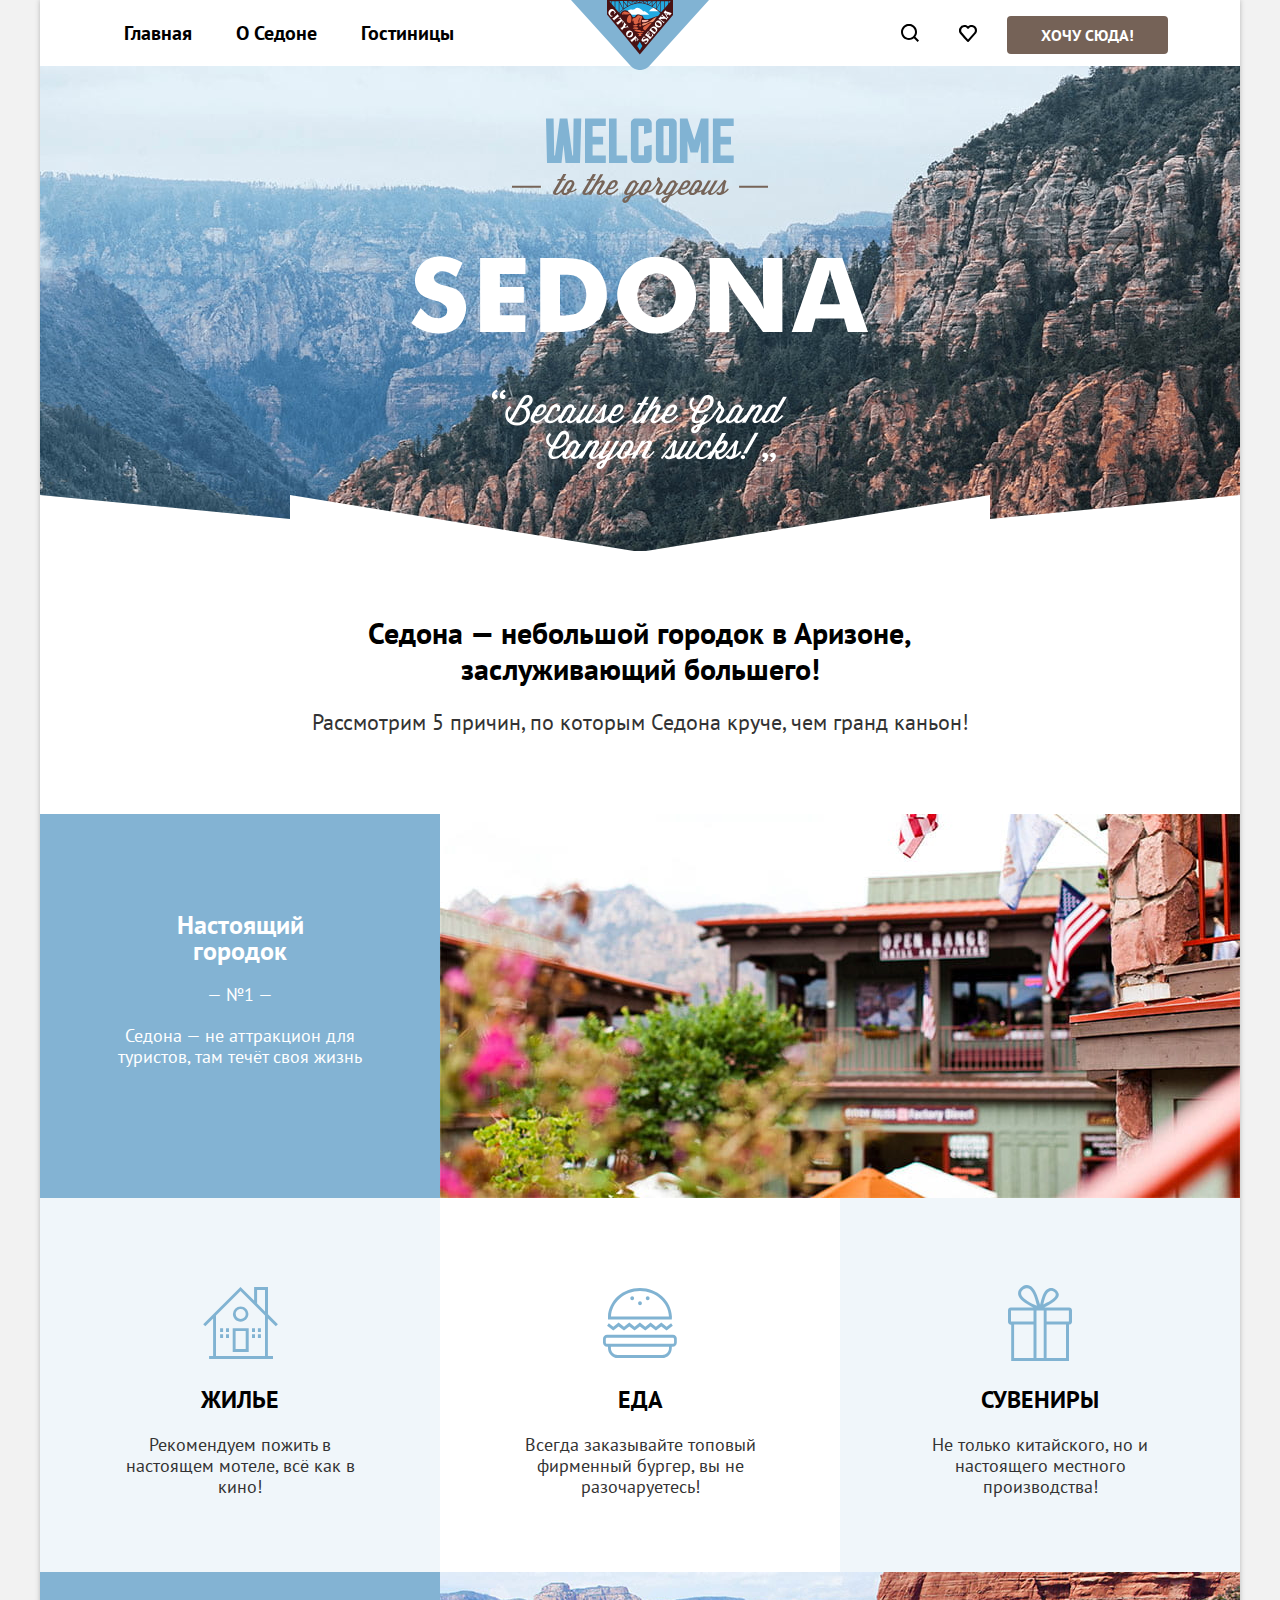
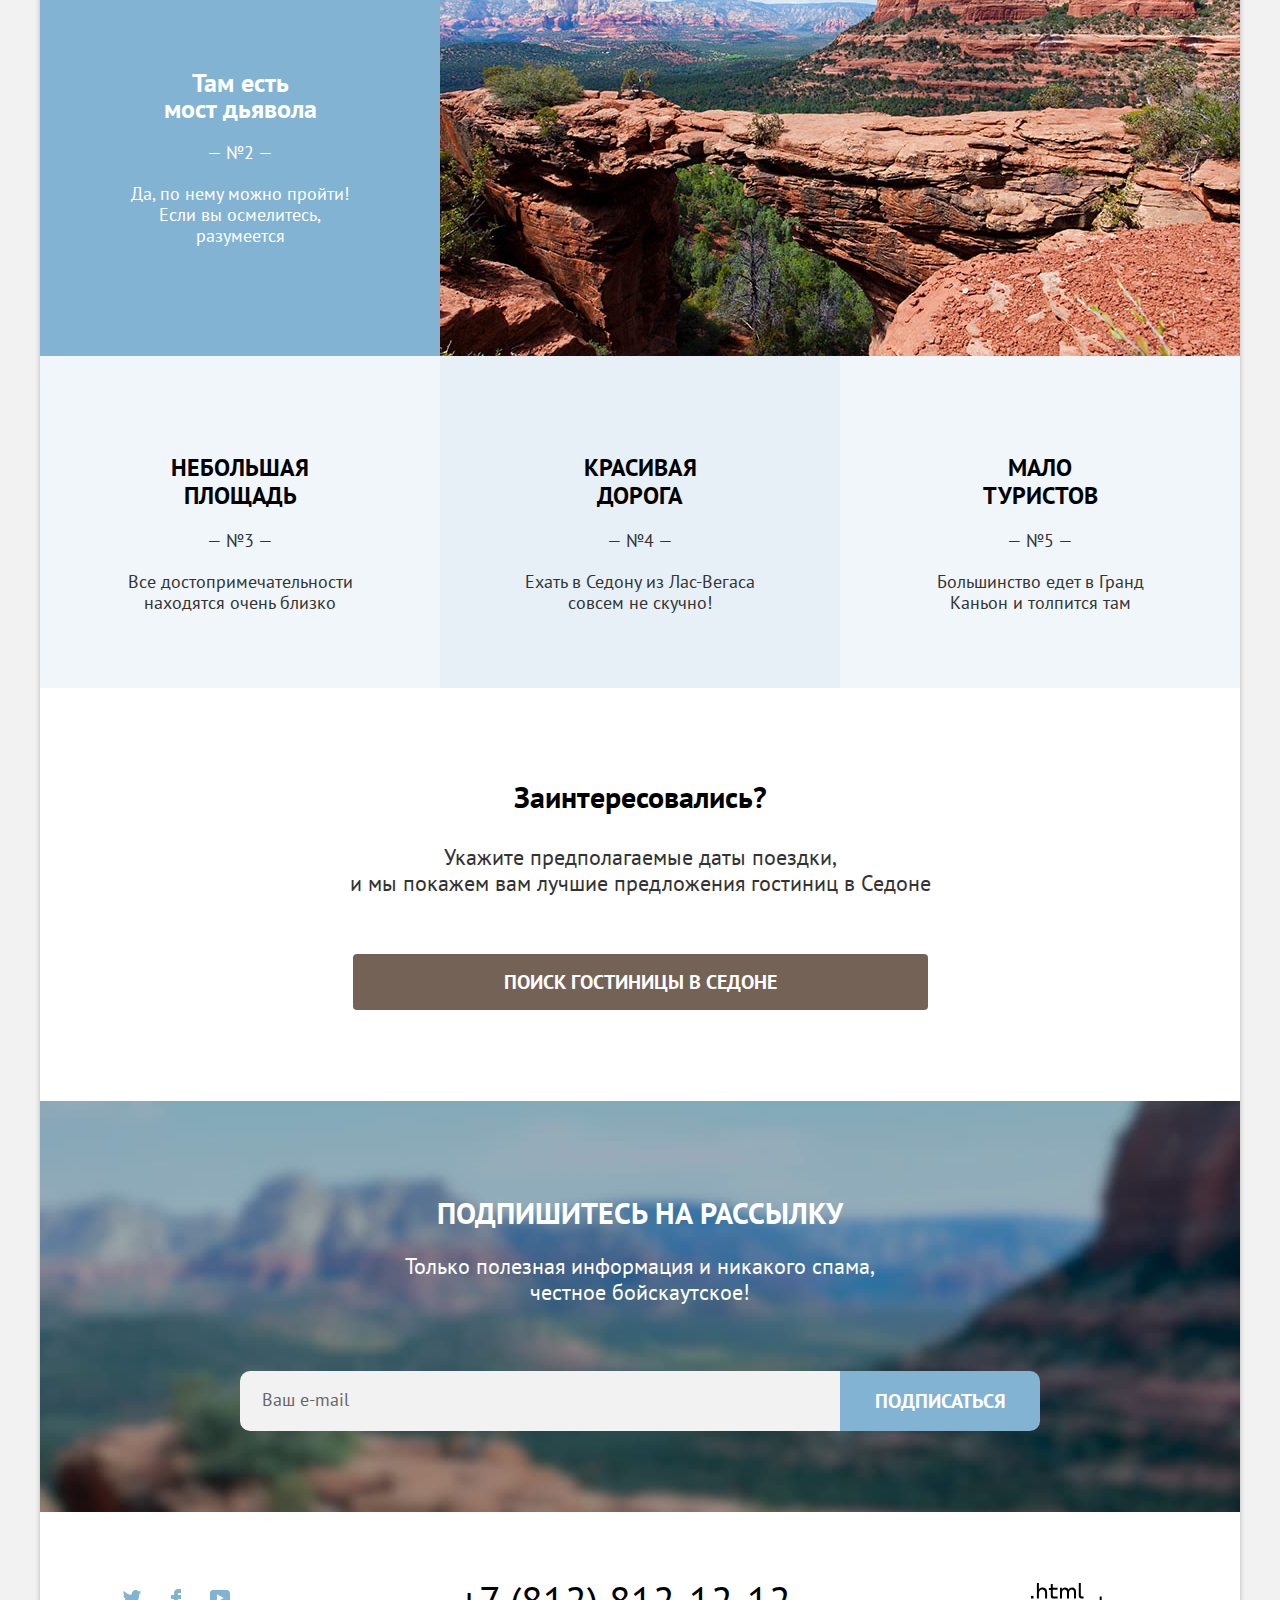
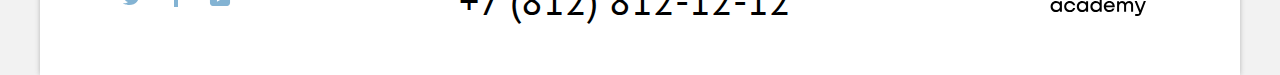
<file: index.html>
<!DOCTYPE html>
<html lang="ru">
  <head>
    <meta charset="utf-8">
      <title>Седона</title>
      <link rel="stylesheet" href="styles/styles.css">
  </head>

  <body>
    <div class="container">
     <header class="page-header">
       <a class="navigation-logo" href="#">
         <img class="logo" src="img/logo-sedona.svg"  width="138" height="70" alt="Логотип «Седона»">
       </a>
       <nav class="navigation">
         <ul class="navigation-list">
            <li class="navigation-item">
              <a class="navigation-link" href="#">Главная</a>
            </li>
            <li class="navigation-item">
              <a class="navigation-link" href="#">О Седоне</a>
            </li>
            <li class="navigation-item">
              <a class="navigation-link" href="catalog.html">Гостиницы</a>
            </li>
         </ul>

         <ul class="user-navigation">
            <li class="user-nav">
              <a class="user-link" href="#">
                <svg  class="user-icon" aria-hidden="true" focusable="false" width="18" height="18" viewBox="0 0 18 18" fill="none" xmlns="http://www.w3.org/2000/svg">
                <g clip-path="url(#clip0_27808_130)">
                <path d="M18 16.5L14.3 12.8C15.3 11.5 16 9.8 16 7.9C16 3.5 12.4 -0.1 8 -0.1C3.6 -0.1 0 3.6 0 8C0 12.4 3.6 16 8 16C9.8 16 11.5 15.4 12.9 14.3L16.6 18L18 16.5ZM8 14C4.7 14 2 11.3 2 8C2 4.7 4.7 2 8 2C11.3 2 14 4.7 14 8C14 11.3 11.3 14 8 14Z"/>
                </g>
                <defs>
                <clipPath id="clip0_27808_130">
                <rect width="18" height="18" fill="white"/>
                </clipPath>
                </defs>
                </svg>
                <span class="visually-hidden">Поиск</span>
              </a>
            </li>
            <li class="user-nav">
              <a class="user-link" href="#">
                <svg  class="user-icon" aria-hidden="true" focusable="false" width="18" height="17" fill="none" xmlns="http://www.w3.org/2000/svg"><path d="M8.9 17a.9.9 0 0 1-.8-.4c-5.4-6.1-6.7-7.5-7-7.9A5.4 5.4 0 0 1 5.5 0C6.8 0 8 .5 9 1.3a5.46 5.46 0 0 1 9 4.1c0 1.3-.5 2.5-1.3 3.4l-7 7.9c-.2.2-.4.3-.8.3Zm-6-9.5c.3.4 3.5 4 6.1 6.9l6.2-7c.5-.5.7-1.2.7-2 0-1.8-1.5-3.3-3.3-3.3-1 0-2 .5-2.7 1.3-.3.3-.6.4-.9.4-.3 0-.6-.2-.8-.4-.7-.8-1.7-1.3-2.7-1.3-1.8 0-3.3 1.5-3.3 3.3-.1.9.3 1.6.7 2.1-.1 0-.1 0 0 0Z"/></svg>
                <span class="visually-hidden">Избранное</span>
              </a>
            </li>
            <li class="user-nav">
              <a class="want-button button" href="catalog.html">Хочу сюда!</a>
            </li>
          </ul>
      </nav>
    </header>

   <main class="main-container main-index">
     <div class="page-container">
     <section class="slogan">
       <h1 class="visually-hidden">Седона</h1>
       <img class="slogan-sedona" src="img/welcome.svg" width="458" height="352" alt="Welcome to the gorgeous. Sedona">
      </section>

      <section class="reasons">
        <h2 class="reasons-h2">Седона — небольшой городок в Аризоне,<br> заслуживающий большего!</h2>
        <p class="reasons-p">Рассмотрим 5 причин, по которым Седона круче, чем гранд каньон!</p>
        <ul class="reasons-list">
            <li class="reasons-item-1">
                <div class="reasons-text">
                  <h3 class="reasons-title-1">Настоящий <br> городок</h3>
                  <p class="reasons-number">— №1 —</p>
                  <p class="reasons-description">Седона — не аттракцион для туристов, там течёт своя жизнь</p>
                </div>
                <img class="photo" src="img/photo-1.jpg" width="800" height="384" alt="">
            <ul class="reasons-list-1">
              <li class="reasons-item-1-1">
                <div class="house-pic reasons-pic"> </div>
                <h4 class="title-pic reasons-title">Жилье</h4>
                <p class="reasons-description">Рекомендуем пожить в настоящем мотеле, всё как в кино!</p>
              </li>
              <li class="reasons-item-1-2">
                <div class="food-pic reasons-pic"> </div>
                <h4 class="title-pic reasons-title">Еда</h4>
                <p class="reasons-description">Всегда заказывайте топовый фирменный бургер, вы не разочаруетесь!</p>
              <li class="reasons-item-1-3">
                <div class="present-pic reasons-pic"> </div>
                <h4 class="title-pic reasons-title">Сувениры</h4>
                <p class="reasons-description">Не только китайского, но и настоящего местного производства!</p>
              </li>
            </ul>
           </li>
          <li class="reasons-item-2">
              <div class="reasons-text">
                 <h3 class="reasons-title-2">Там есть<br> мост дьявола</h3>
                 <p class="reasons-number">— №2 —</p>
                 <p class="reasons-description">Да, по нему можно пройти! Если вы осмелитесь, разумеется</p>
              </div>
              <img class="photo" src="img/photo-2.jpg" width="800" height="384" alt="">
          </li>
          <li class="reasons-item-3">
            <h3 class="reasons-title">Небольшая<br> площадь</h3>
            <p class="reasons-number">— №3 —</p>
            <p class="reasons-description">Все достопримечательности находятся очень близко</p>
          </li>
          <li class="reasons-item-4">
            <h3 class="reasons-title">Красивая<br> дорога</h3>
            <p class="reasons-number">— №4 —</p>
            <p class="reasons-description">Ехать в Седону из Лас-Вегаса совсем не скучно!</p>
          </li>
          <li class="reasons-item-5">
              <h3 class="reasons-title">Мало<br> туристов</h3>
              <p class="reasons-number">— №5 —</p>
              <p class="reasons-description">Большинство едет в Гранд Каньон и толпится там</p>
            </li>
        </ul>
      </section>

      <section class="hotel-search">
        <h2>Заинтересовались?</h2>
        <p class="hotel-search-description">Укажите предполагаемые даты поездки, <br> и мы покажем вам лучшие предложения гостиниц в Седоне</p>
        <a class="button-search button" href="catalog.html">Поиск гостиницы в Седоне</a>
      </section>

      <section class="newsletter">
            <h2 class="newsletter-title">Подпишитесь на рассылку</h2>
            <p>Только полезная информация и никакого спама,<br>честное бойскаутское!</p>
              <form class="newsletter-form" action="https://echo.htmlacademy.ru/" method="post">
                <label class="visually-hidden" for="newsletter-email">Ваш e-mail</label>
                <div class="newsletter-form-item">
                  <input class="e-mail" type="text" placeholder="Ваш e-mail" id="newsletter-email" name="email">
                  <button class="subscribe-button button" type="submit">Подписаться</button>
                </div>
              </form>
      </section>
    </div>
    </main>

     <footer class="page-footer">
       <section class="footer-social">
         <h2 class="visually-hidden">Социальные сети</h2>
         <ul class="footer-social-list">
           <li class="footer-social-item">
             <a class="social-link" href="https://twitter.com/htmlacademy_ru">
               <span class="visually-hidden">Твиттер</span>
               <svg class="social-icon" width="18" height="15" fill="none" xmlns="http://www.w3.org/2000/svg"><g clip-path="url(#a)"><path d="M11.6.2c1.8-.5 3.2.3 3.8 1.2.7-.2 1.4-.5 2.1-.7 0 .9-.6 1.5-.9 1.8.7.1 1.4-.6 1.4-.6-.2 1-1.1 1.8-1.7 2C16.1 10.7 13 15.1 5.7 15h-.5c-.4 0-4.4-.5-5.2-1.9 2.4.2 4.1-.4 5-1.2-1-.3-2.9-.4-3.2-2.9.4.1.6.2 1.3.1C1.8 8.3.4 7.5.5 5.3c.3.3 1.1.5 1.4.5C1.1 5.6-.2 2.5.9.9c1.9 1.9 4 3.6 7.6 3.8C8.7 2.3 9.7.8 11.6.2Z"/></g><defs><clipPath id="a"><path d="M0 0h18v15H0z"/></clipPath></defs></svg>
             </a>
           </li>
           <li class="footer-social-item">
             <a class="social-link" href="https://www.facebook.com/htmlacademy">
               <span class="visually-hidden">Фейсбук</span>
               <svg class="social-icon" width="10" height="18" viewBox="0 0 10 18" fill="none" xmlns="http://www.w3.org/2000/svg"><path d="M7 0C4.8 0 3 1.8 3 4V6H0V10H3V18H7V10H10V6H7V4H10V0H7Z"/></svg>
             </a>
           </li>
           <li class="footer-social-item">
             <a class="social-link" href="https://www.youtube.com/c/HTMLAcademyRUS">
               <span class="visually-hidden">Ютуб</span>
               <svg class="social-icon" width="22" height="16" viewBox="0 0 22 16" fill="none" xmlns="http://www.w3.org/2000/svg">
               <path d="M17.95 0H3.84995C2.14995 0 0.949951 1.5 0.949951 3.2V12.7C0.949951 14.5 2.14995 16 3.84995 16H18.15C19.65 16 21.05 14.5 21.05 12.8V3.2C20.85 1.5 19.65 0 17.95 0ZM7.94995 11.8V4.2L14.65 8L7.94995 11.8Z"/>
               </svg>
             </a>
           </li>
         </ul>
       </section>

       <section class="footer-contacts">
          <h2 class="visually-hidden">Телефон</h2>
          <a class="footer-contacts-item" href="tel:+78128121212">+7 (812) 812-12-12</a>
       </section>

       <section class="footer-html">
          <h2 class="visually-hidden">HTML Academy</h2>
          <a  class="html-link" href="https://htmlacademy.ru/">
            <svg class="logo-html" width="115" height="33" viewBox="0 0 115 33" fill="none" xmlns="http://www.w3.org/2000/svg">
            <path d="M0 12.9V15.5H2.5V12.9H0Z"/>
            <path d="M11.6 4.5C10 4.5 8.80002 5.2 8.00002 6.2H7.90002V0H5.90002V15.5H7.90002V10.2C7.90002 8.1 9.20002 6.6 11.2 6.6C13 6.6 14.1 8 14.1 9.8V15.5H16.1V9.4C16.2 6.4 14.3 4.5 11.6 4.5Z"/>
            <path d="M26.6 4.79998H21.8V1.09998H19.8V4.89998H17.9V6.89998H19.8V12.9C19.8 14.6 20.8 15.6 22.5 15.6H26.6V13.6H22.9C22.2 13.6 21.8 13.2 21.8 12.5V6.79998H26.6V4.79998Z"/>
            <path d="M41.1 4.59998C39.5 4.59998 38.2 5.39998 37.6 6.69998H37.5C36.9 5.49998 35.7 4.59998 34.1 4.59998C32.7 4.59998 31.6 5.39998 31 6.39998H30.9V4.79998H29V15.4H31V9.99998C31 7.99998 32 6.49998 33.6 6.49998C35.1 6.49998 36 7.49998 36 9.09998V15.4H38V9.79998C38 7.39998 39.4 6.49998 40.6 6.49998C42.1 6.49998 43 7.49998 43 9.09998V15.4H45V8.89998C45.1 6.39998 43.6 4.59998 41.1 4.59998Z"/>
            <path d="M47.8 12.7C47.8 14.4 48.8 15.4 50.6 15.4H52.6V13.4H50.9001C50.2001 13.4 49.8 13 49.8 12.3V0H47.8V12.7Z"/>
            <path d="M28.9 19.7C28 18.6 26.7 17.9 25 17.9C21.9 17.9 19.6 20.2 19.6 23.5C19.6 26.8 21.9 29.1 25 29.1C26.8 29.1 28 28.3 28.8 27.2H28.9V28.8H30.9V18.2H28.9V19.7ZM25.3 27.1C23.1 27.1 21.7 25.5 21.7 23.5C21.7 21.5 23.1 19.9 25.3 19.9C27.5 19.9 28.9 21.5 28.9 23.5C28.9 25.4 27.5 27.1 25.3 27.1Z"/>
            <path d="M44.2 22C43.7 19.6 41.5999 17.9 38.7999 17.9C35.3999 17.9 33.2 20.4 33.2 23.5C33.2 26.6 35.3999 29.1 38.7999 29.1C41.5999 29.1 43.7 27.3 44.2 24.9H42.0999C41.6999 26.2 40.3999 27.2 38.7999 27.2C36.5999 27.2 35.2 25.6 35.2 23.6C35.2 21.6 36.5999 20 38.7999 20C40.3999 20 41.5999 21 42.0999 22.2H44.2V22Z"/>
            <path d="M55.1 19.7C54.2 18.6 52.9001 17.9 51.2001 17.9C48.1001 17.9 45.8 20.2 45.8 23.5C45.8 26.8 48.1001 29.1 51.2001 29.1C53.0001 29.1 54.2 28.3 55 27.2H55.1V28.8H57.1V18.2H55.1V19.7ZM51.5 27.1C49.3 27.1 47.9001 25.5 47.9001 23.5C47.9001 21.5 49.3 19.9 51.5 19.9C53.7 19.9 55.1 21.5 55.1 23.5C55.1 25.4 53.6 27.1 51.5 27.1Z"/>
            <path d="M68.7 19.8C67.8 18.7 66.5 17.9 64.8 17.9C61.7 17.9 59.4 20.2 59.4 23.5C59.4 26.8 61.6 29.1 64.8 29.1C66.5 29.1 67.8 28.3 68.6 27.3H68.7V28.8H70.7V13.4H68.7V19.8ZM65.1 27.1C62.9 27.1 61.5 25.5 61.5 23.5C61.5 21.5 62.9 19.9 65.1 19.9C67.3 19.9 68.7 21.5 68.7 23.5C68.6 25.5 67.2 27.1 65.1 27.1Z"/>
            <path d="M78.3 17.9C75 17.9 72.8 20.4 72.8 23.5C72.8 26.5 74.9 29.1 78.3 29.1C80.8 29.1 82.8 27.8 83.5 25.5H81.4C80.9 26.5 79.8 27.1 78.4 27.1C76.5 27.1 75.1 25.8 75 24.2H83.8C84 20.6 81.8 17.9 78.3 17.9ZM78.3 19.8C80 19.8 81.3 20.8 81.6 22.4H75.1C75.4 20.9 76.6 19.8 78.3 19.8Z"/>
            <path d="M98.2 17.9C96.6 17.9 95.3 18.7 94.6 19.9H94.5C93.9 18.7 92.7 17.9 91.1 17.9C89.7 17.9 88.6 18.6 88 19.7V18.2H86.1V28.8H88.1V23.4C88.1 21.4 89.1 20 90.7 19.9C92.2 19.9 93.1 20.9 93.1 22.5V28.8H95.1V23.2C95.1 20.8 96.5 19.9 97.7 19.9C99.2 19.9 100.1 20.9 100.1 22.5V28.8H102.1V22.3C102.2 19.7 100.7 17.9 98.2 17.9Z"/>
            <path d="M109.4 27L105.8 18.1H103.6L108.4 29.7C108.1 30.6 107.7 30.9 106.7 30.9H104.2V32.9H106.7C108.5 32.9 109.5 32.1 110.2 30.3L114.9 18.1H112.8L109.4 27Z"/>
            </svg>

          </a>
       </section>
     </footer>
     </div>
  </body>
</html>
</file>
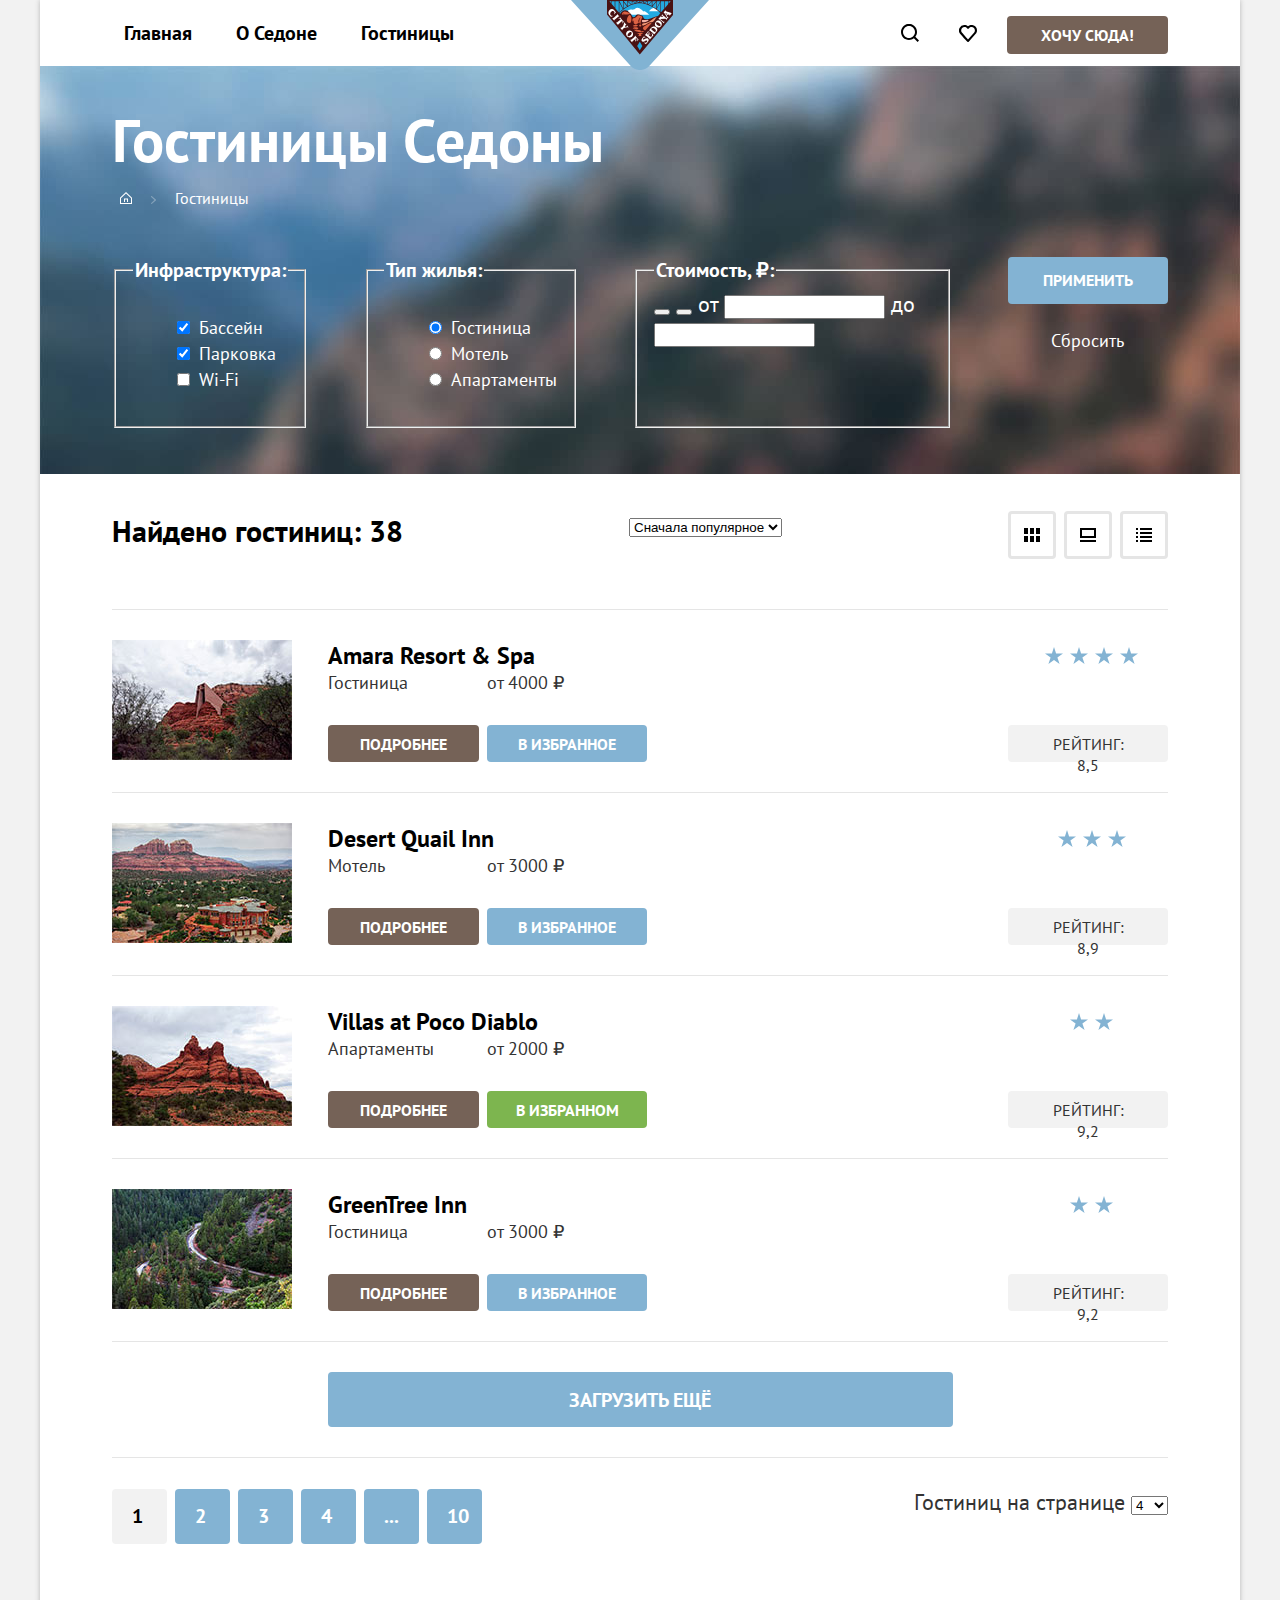
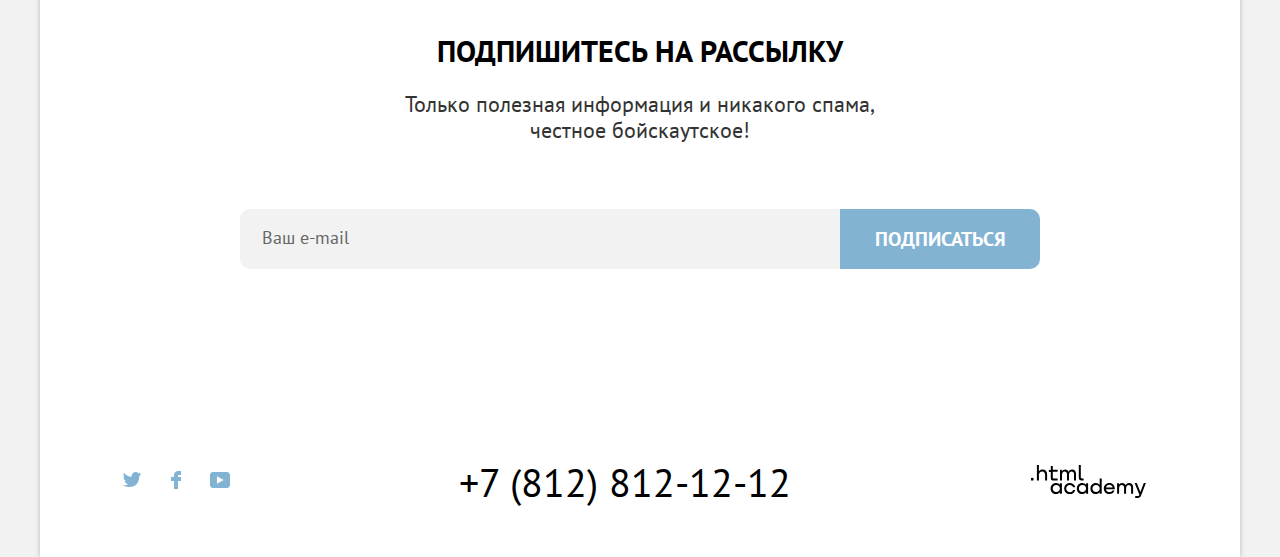
<file: catalog.html>
<!DOCTYPE html>
<html lang="ru">
  <head>
    <meta charset="utf-8">
      <title>Каталог</title>
      <link rel="stylesheet" href="styles/styles.css">
  </head>
  <body>
    <div class="container">
     <header class="page-header">
       <a class="navigation-logo" href="index.html">
         <img class="logo" src="img/logo-sedona.svg"  width="138" height="70" alt="Логотип «Седона»">
       </a>
       <nav class="navigation">
         <ul class="navigation-list">
            <li class="navigation-item">
              <a class="navigation-link" href="index.html">Главная</a>
            </li>
            <li class="navigation-item">
              <a class="navigation-link" href="#">О Седоне</a>
            </li>
            <li class="navigation-item">
              <a class="navigation-link" href="catalog.html">Гостиницы</a>
            </li>
         </ul>

         <ul class="user-navigation">
            <li class="user-nav">
              <a class="user-link" href="#">
                <svg  class="user-icon" aria-hidden="true" focusable="false" width="18" height="18" viewBox="0 0 18 18" fill="none" xmlns="http://www.w3.org/2000/svg">
                <g clip-path="url(#clip0_27808_130)">
                <path d="M18 16.5L14.3 12.8C15.3 11.5 16 9.8 16 7.9C16 3.5 12.4 -0.1 8 -0.1C3.6 -0.1 0 3.6 0 8C0 12.4 3.6 16 8 16C9.8 16 11.5 15.4 12.9 14.3L16.6 18L18 16.5ZM8 14C4.7 14 2 11.3 2 8C2 4.7 4.7 2 8 2C11.3 2 14 4.7 14 8C14 11.3 11.3 14 8 14Z"/>
                </g>
                <defs>
                <clipPath id="clip0_27808_130">
                <rect width="18" height="18" fill="white"/>
                </clipPath>
                </defs>
                </svg>
                <span class="visually-hidden">Поиск</span>
              </a>
            </li>
            <li class="user-nav">
              <a class="user-link" href="#">
                <svg  class="user-icon" aria-hidden="true" focusable="false" width="18" height="17" fill="none" xmlns="http://www.w3.org/2000/svg"><path d="M8.9 17a.9.9 0 0 1-.8-.4c-5.4-6.1-6.7-7.5-7-7.9A5.4 5.4 0 0 1 5.5 0C6.8 0 8 .5 9 1.3a5.46 5.46 0 0 1 9 4.1c0 1.3-.5 2.5-1.3 3.4l-7 7.9c-.2.2-.4.3-.8.3Zm-6-9.5c.3.4 3.5 4 6.1 6.9l6.2-7c.5-.5.7-1.2.7-2 0-1.8-1.5-3.3-3.3-3.3-1 0-2 .5-2.7 1.3-.3.3-.6.4-.9.4-.3 0-.6-.2-.8-.4-.7-.8-1.7-1.3-2.7-1.3-1.8 0-3.3 1.5-3.3 3.3-.1.9.3 1.6.7 2.1-.1 0-.1 0 0 0Z"/></svg>
                <span class="visually-hidden">Избранное</span>
              </a>
            </li>
            <li class="user-nav">
              <a class="want-button button" href="catalog.html">Хочу сюда!</a>
            </li>
          </ul>
      </nav>
    </header>

    <main class="main-inner">
      <header class="inner-header">
        <h1 class="inner-header-title">Гостиницы Седоны</h1>
        <ul class="breadcrumbs">
            <li class="breadcrumbs-item">
              <a class="breadcrumbs-link" href="index.html">
                  <span class="visually-hidden">Главная</span>
                  <svg class="breadcrumbs-icon" width="12" height="12" viewBox="0 0 12 12" fill="none" xmlns="http://www.w3.org/2000/svg">
                  <path d="M6 0L0 5.80006V12.0001H12V5.80006L6 0ZM11 11.0001H1V6.20005L6 1.4L11 6.20005V11.0001Z"/>
                  <path d="M4 10.0001H5V7.50005H7V10.0001H8V6.50005H4V10.0001Z"/>
                  </svg>
              </a>
            </li>
            <li class="breadcrumbs-item">
                <svg width="5" height="8" viewBox="0 0 5 8" fill="none" xmlns="http://www.w3.org/2000/svg">
                <g opacity="0.3" clip-path="url(#clip0_5_562)">
                <path d="M4.8 3.60005L0.999999 0.200049C0.799999 4.88311e-05 0.399999 4.88311e-05 0.0999989 0.200049C-0.200001 0.400049 -0.100001 0.800049 0.0999989 1.00005L3.4 4.00005L0.199999 7.00005C-1.11759e-06 7.20005 -1.11759e-06 7.60005 0.199999 7.80005C0.199999 7.90005 0.499999 8.00005 0.599999 8.00005C0.699999 8.00005 0.899999 7.90005 0.999999 7.80005L4.8 4.40005C5.1 4.20005 5.1 3.80005 4.8 3.60005Z" fill="white"/>
                </g>
                <defs>
                <clipPath id="clip0_5_562">
                <rect width="5" height="8" fill="white"/>
                </clipPath>
                </defs>
                </svg>
            </li>
            <li class="breadcrumbs-item">
              <a class="breadcrumbs-link">Гостиницы</a>
            </li>
        </ul>
      </header>

      <section class="filters">
        <h2 class="visually-hidden" hidden>Фильтры</h2>
        <form class="catalog-filter" action="https://echo.htmlacademy.ru/" method="get">
          <fieldset class="catalog-filter-infrastruction">
            <legend class="catalog-filter-title">Инфраструктура:</legend>
            <ul class="catalog-filter-list">
             <li class="catalog-filter-item">
               <label class="control">
                 <input class="control-input" type="checkbox" name="pool" checked>
                 <span class="control-mark"></span>
                 <span class="control-label">Бассейн</span>
              </label>
            </li>

            <li class="catalog-filter-item">
              <label class="control">
                <input class="control-input" type="checkbox" name="parking" checked>
                <span class="control-mark"></span>
                <span class="control-label">Парковка</span>
             </label>
             </li>

             <li class="catalog-filter-item">
             <label class="control">
               <input class="control-input" type="checkbox" name="wi-fi">
               <span class="control-mark"></span>
               <span class="control-label">Wi-Fi</span>
            </label>
             </li>
            </ul>
          </fieldset>

          <fieldset class="catalog-filter-housing">
            <legend class="catalog-filter-title">Тип жилья:</legend>
              <ul class="catalog-filter-list">
                <li class="catalog-filter-item">
                  <label class="control">
                    <input class=" control-input" type="radio" name="housing-group" value="hotel" checked>
                      <span class="control-mark"></span>
                      <span class="control-label">Гостиница</span>
                  </label>
                </li>
                <li class="catalog-filter-item">
                  <label class="control">
                    <input class="control-input" type="radio" name="housing-group" value="motel">
                      <span class="control-mark"></span>
                      <span class="control-label">Мотель</span>
                  </label>
                </li>
                <li class="catalog-filter-item">
                  <label class="control">
                    <input class="control-input" type="radio" name="housing-group" value="apartments">
                      <span class="control-mark"></span>
                      <span class="control-label">Апартаменты</span>
                  </label>
                </li>
              </ul>
          </fieldset>

          <fieldset class="catalog-filter-price">
            <legend class="catalog-filter-title">Стоимость, ₽:</legend>
            <button class="range-toggle toggle-min" type="button">
              <span class="visually-hidden">Изменить минимальную цену.</span>
            </button>
            <button class="range-toggle toggle-max" type="button">
              <span class="visually-hidden">Изменить максимальную цену.</span>
            </button>

            <label class="catalog-filter-label">
              от <input class="catalog-filter-input" type="number" name="min-price">
            </label>

            <label class="catalog-filter-label">
              до <input class="catalog-filter-input" type="number" name="max-price">
            </label>

          </fieldset>
          <div class="catalog-filter-buttons">
            <button class="apply-button button" type="submit">Применить</button>
            <button class="button-light" type="submit">Сбросить</button>
          </div>
        </form>
      </section>

      <section class="sorting">
        <h2 class="visually-hidden" hidden>Cортировка</h2>
          <p class="results">Найдено гостиниц: 38 </p>
        <form class="sorting-type">
          <label class="visually-hidden" for="sorting">Сортировка</label>
          <select class="select-control" id="sorting" name="sorting">
            <option value="popular">Сначала популярное</option>
            <option value="cheap">Сначала дешёвое</option>
            <option value="expensive">Сначала дорогое</option>
          </select>
          <button class="visually-hidden" type="submit">Отсортировать продукты</button>
        </form>

      <ul class="sorting-view">
        <li class="sorting-icon">
         <a href="#" class="icon-button icon-card">
           <span class="visually-hidden">Показать карточки</span>
         </a>
       </li>
       <li class="sorting-icon">
         <a href="#" class="icon-button icon-slideshow">
          <span class="visually-hidden">Показать презентацию</span>
        </a>
      </li>
       <li class="sorting-icon">
        <a href="#" class="icon-button icon-list">
          <span class="visually-hidden">Показать список</span>
        </a>
       </li>
    </ul>
     </section>

     <section class="catalog">
       <ul class="product-list">
          <li class="product-card">
            <a class="product-card-link" href="product.html">
              <img class="product-card-image" src="img/hotel-1.jpg" width="180" height="120" alt="Amara Resort & Spa">
            </a>
              <h3 class="product-card-title">Amara Resort & Spa</h3>
              <span class="product-card-type">Гостиница </span>
              <span class="product-card-price">от 4000 ₽</span>
              <a href="#" class="more-button button">Подробнее</a>
              <a href="#" class="favorites-button button">В избранное</a>
              <ul class="stars">
                <li class="icon-star"></li>
                <li class="icon-star"></li>
                <li class="icon-star"></li>
                <li class="icon-star"></li>
              </ul>
            <p class="rating"> Рейтинг: 8,5</p>
          </li>

          <li class="product-card">
            <a class="product-card-link" href="product.html">
              <img class="product-card-image" src="img/hotel-2.jpg" width="180" height="120" alt="Desert Quail Inn">
            </a>
            <h3 class="product-card-title">Desert Quail Inn</h3>
            <span class="product-card-type">Мотель </span>
            <span class="product-card-price">от 3000 ₽</span>
            <a href="#" class="more-button button">Подробнее</a>
            <a href="#" class="favorites-button button">В избранное</a>
            <ul class="stars">
              <li class="icon-star"></li>
              <li class="icon-star"></li>
              <li class="icon-star"></li>
            </ul>
            <p class="rating"> Рейтинг: 8,9</p>
          </li>

          <li class="product-card">
            <a class="product-card-link" href="product.html">
              <img class="product-card-image" src="img/hotel-3.jpg" width="180" height="120" alt="Villas at Poco Diablo">
            </a>
            <h3 class="product-card-title">Villas at Poco Diablo</h3>
            <span class="product-card-type">Апартаменты </span>
            <span class="product-card-price">от 2000 ₽</span>
            <a href="#" class="more-button button">Подробнее</a>
            <a href="#" class="favorites-button-active button">В избранном</a>
            <ul class="stars">
              <li class="icon-star"></li>
              <li class="icon-star"></li>
            </ul>
            <p class="rating"> Рейтинг: 9,2</p>
          </li>

          <li class="product-card">
            <a class="product-card-link" href="product.html">
              <img class="product-card-image" src="img/hotel-4.jpg" width="180" height="120" alt="GreenTree Inn">
            </a>
            <h3 class="product-card-title">GreenTree Inn</h3>
            <span class="product-card-type">Гостиница </span>
            <span class="product-card-price">от 3000 ₽</span>
            <a href="#" class="more-button button">Подробнее</a>
            <a href="#" class="favorites-button button">В избранное</a>
            <ul class="stars">
              <li class="icon-star"></li>
              <li class="icon-star"></li>
            </ul>
            <p class="rating"> Рейтинг: 9,2</p>
          </li>
      </ul>
      <div class="load-space">
          <button class="button-load button" type="button">Загрузить ещё</button>
      </div>
     </section>

     <div class="pagination-container">
     <ul class="pagination">
          <li class="pagination-item">
            <a class="pagination-link pagination-current">1</a>
          </li>
          <li class="pagination-item">
            <a class="pagination-link" href="#">2</a>
          </li>
          <li class="pagination-item">
            <a class="pagination-link" href="#">3</a>
          </li>
          <li class="pagination-item">
            <a class="pagination-link" href="#">4</a>
          </li>
          <li class="pagination-item">
            <a class="pagination-link" href="#">...</a>
          </li>
          <li class="pagination-item">
            <a class="pagination-link" href="#">10</a>
          </li>
        </ul>
        <div class="pagination-view">
          <label for="number">Гостиниц на странице</label>
          <select class="select-control" id="number" name="number">
            <option value="4">4</option>
            <option value="6">6</option>
            <option value="12">12</option>
          </select>
        </div>
      </div>

        <section class="newsletter-inner">
            <h2 class="newsletter-title-inner">Подпишитесь на рассылку</h2>
              <p>Только полезная информация и никакого спама,<br> честное бойскаутское!</p>
              <form class="newsletter-form" action="https://echo.htmlacademy.ru/" method="post">
                <label class="visually-hidden" for="newsletter-email">Ваш e-mail</label>
                <div class="newsletter-form-item">
                  <input class="e-mail" type="text" placeholder="Ваш e-mail" id="newsletter-email" name="email">
                  <button class="subscribe-button button" type="submit">Подписаться</button>
                </div>
              </form>
          </section>
    </main>


    <footer class="page-footer">
      <section class="footer-social">
        <h2 class="visually-hidden">Социальные сети</h2>
        <ul class="footer-social-list">
          <li class="footer-social-item">
            <a class="social-link" href="https://twitter.com/htmlacademy_ru">
              <span class="visually-hidden">Твиттер</span>
              <svg class="social-icon" width="18" height="15" fill="none" xmlns="http://www.w3.org/2000/svg"><g clip-path="url(#a)"><path d="M11.6.2c1.8-.5 3.2.3 3.8 1.2.7-.2 1.4-.5 2.1-.7 0 .9-.6 1.5-.9 1.8.7.1 1.4-.6 1.4-.6-.2 1-1.1 1.8-1.7 2C16.1 10.7 13 15.1 5.7 15h-.5c-.4 0-4.4-.5-5.2-1.9 2.4.2 4.1-.4 5-1.2-1-.3-2.9-.4-3.2-2.9.4.1.6.2 1.3.1C1.8 8.3.4 7.5.5 5.3c.3.3 1.1.5 1.4.5C1.1 5.6-.2 2.5.9.9c1.9 1.9 4 3.6 7.6 3.8C8.7 2.3 9.7.8 11.6.2Z"/></g><defs><clipPath id="a"><path d="M0 0h18v15H0z"/></clipPath></defs></svg>
            </a>
          </li>
          <li class="footer-social-item">
            <a class="social-link" href="https://www.facebook.com/htmlacademy">
              <span class="visually-hidden">Фейсбук</span>
              <svg class="social-icon" width="10" height="18" viewBox="0 0 10 18" fill="none" xmlns="http://www.w3.org/2000/svg"><path d="M7 0C4.8 0 3 1.8 3 4V6H0V10H3V18H7V10H10V6H7V4H10V0H7Z"/></svg>
            </a>
          </li>
          <li class="footer-social-item">
            <a class="social-link" href="https://www.youtube.com/c/HTMLAcademyRUS">
              <span class="visually-hidden">Ютуб</span>
              <svg class="social-icon" width="22" height="16" viewBox="0 0 22 16" fill="none" xmlns="http://www.w3.org/2000/svg">
              <path d="M17.95 0H3.84995C2.14995 0 0.949951 1.5 0.949951 3.2V12.7C0.949951 14.5 2.14995 16 3.84995 16H18.15C19.65 16 21.05 14.5 21.05 12.8V3.2C20.85 1.5 19.65 0 17.95 0ZM7.94995 11.8V4.2L14.65 8L7.94995 11.8Z"/>
              </svg>
            </a>
          </li>
        </ul>
      </section>

      <section class="footer-contacts">
         <h2 class="visually-hidden">Телефон</h2>
         <a class="footer-contacts-item" href="tel:+78128121212">+7 (812) 812-12-12</a>
      </section>

      <section class="footer-html">
         <h2 class="visually-hidden">HTML Academy</h2>
         <a  class="html-link" href="https://htmlacademy.ru/">
           <svg class="logo-html" width="115" height="33" viewBox="0 0 115 33" fill="none" xmlns="http://www.w3.org/2000/svg">
           <path d="M0 12.9V15.5H2.5V12.9H0Z"/>
           <path d="M11.6 4.5C10 4.5 8.80002 5.2 8.00002 6.2H7.90002V0H5.90002V15.5H7.90002V10.2C7.90002 8.1 9.20002 6.6 11.2 6.6C13 6.6 14.1 8 14.1 9.8V15.5H16.1V9.4C16.2 6.4 14.3 4.5 11.6 4.5Z"/>
           <path d="M26.6 4.79998H21.8V1.09998H19.8V4.89998H17.9V6.89998H19.8V12.9C19.8 14.6 20.8 15.6 22.5 15.6H26.6V13.6H22.9C22.2 13.6 21.8 13.2 21.8 12.5V6.79998H26.6V4.79998Z"/>
           <path d="M41.1 4.59998C39.5 4.59998 38.2 5.39998 37.6 6.69998H37.5C36.9 5.49998 35.7 4.59998 34.1 4.59998C32.7 4.59998 31.6 5.39998 31 6.39998H30.9V4.79998H29V15.4H31V9.99998C31 7.99998 32 6.49998 33.6 6.49998C35.1 6.49998 36 7.49998 36 9.09998V15.4H38V9.79998C38 7.39998 39.4 6.49998 40.6 6.49998C42.1 6.49998 43 7.49998 43 9.09998V15.4H45V8.89998C45.1 6.39998 43.6 4.59998 41.1 4.59998Z"/>
           <path d="M47.8 12.7C47.8 14.4 48.8 15.4 50.6 15.4H52.6V13.4H50.9001C50.2001 13.4 49.8 13 49.8 12.3V0H47.8V12.7Z"/>
           <path d="M28.9 19.7C28 18.6 26.7 17.9 25 17.9C21.9 17.9 19.6 20.2 19.6 23.5C19.6 26.8 21.9 29.1 25 29.1C26.8 29.1 28 28.3 28.8 27.2H28.9V28.8H30.9V18.2H28.9V19.7ZM25.3 27.1C23.1 27.1 21.7 25.5 21.7 23.5C21.7 21.5 23.1 19.9 25.3 19.9C27.5 19.9 28.9 21.5 28.9 23.5C28.9 25.4 27.5 27.1 25.3 27.1Z"/>
           <path d="M44.2 22C43.7 19.6 41.5999 17.9 38.7999 17.9C35.3999 17.9 33.2 20.4 33.2 23.5C33.2 26.6 35.3999 29.1 38.7999 29.1C41.5999 29.1 43.7 27.3 44.2 24.9H42.0999C41.6999 26.2 40.3999 27.2 38.7999 27.2C36.5999 27.2 35.2 25.6 35.2 23.6C35.2 21.6 36.5999 20 38.7999 20C40.3999 20 41.5999 21 42.0999 22.2H44.2V22Z"/>
           <path d="M55.1 19.7C54.2 18.6 52.9001 17.9 51.2001 17.9C48.1001 17.9 45.8 20.2 45.8 23.5C45.8 26.8 48.1001 29.1 51.2001 29.1C53.0001 29.1 54.2 28.3 55 27.2H55.1V28.8H57.1V18.2H55.1V19.7ZM51.5 27.1C49.3 27.1 47.9001 25.5 47.9001 23.5C47.9001 21.5 49.3 19.9 51.5 19.9C53.7 19.9 55.1 21.5 55.1 23.5C55.1 25.4 53.6 27.1 51.5 27.1Z"/>
           <path d="M68.7 19.8C67.8 18.7 66.5 17.9 64.8 17.9C61.7 17.9 59.4 20.2 59.4 23.5C59.4 26.8 61.6 29.1 64.8 29.1C66.5 29.1 67.8 28.3 68.6 27.3H68.7V28.8H70.7V13.4H68.7V19.8ZM65.1 27.1C62.9 27.1 61.5 25.5 61.5 23.5C61.5 21.5 62.9 19.9 65.1 19.9C67.3 19.9 68.7 21.5 68.7 23.5C68.6 25.5 67.2 27.1 65.1 27.1Z"/>
           <path d="M78.3 17.9C75 17.9 72.8 20.4 72.8 23.5C72.8 26.5 74.9 29.1 78.3 29.1C80.8 29.1 82.8 27.8 83.5 25.5H81.4C80.9 26.5 79.8 27.1 78.4 27.1C76.5 27.1 75.1 25.8 75 24.2H83.8C84 20.6 81.8 17.9 78.3 17.9ZM78.3 19.8C80 19.8 81.3 20.8 81.6 22.4H75.1C75.4 20.9 76.6 19.8 78.3 19.8Z"/>
           <path d="M98.2 17.9C96.6 17.9 95.3 18.7 94.6 19.9H94.5C93.9 18.7 92.7 17.9 91.1 17.9C89.7 17.9 88.6 18.6 88 19.7V18.2H86.1V28.8H88.1V23.4C88.1 21.4 89.1 20 90.7 19.9C92.2 19.9 93.1 20.9 93.1 22.5V28.8H95.1V23.2C95.1 20.8 96.5 19.9 97.7 19.9C99.2 19.9 100.1 20.9 100.1 22.5V28.8H102.1V22.3C102.2 19.7 100.7 17.9 98.2 17.9Z"/>
           <path d="M109.4 27L105.8 18.1H103.6L108.4 29.7C108.1 30.6 107.7 30.9 106.7 30.9H104.2V32.9H106.7C108.5 32.9 109.5 32.1 110.2 30.3L114.9 18.1H112.8L109.4 27Z"/>
           </svg>

         </a>
      </section>
    </footer>
    </div>
 </body>
 </html>
</file>
<file: styles/styles.css>
@font-face {
  font-family: "PT Sans";
  font-style: normal;
  font-weight: 400;
  src: url("../fonts/ptsans-400.woff2") format("woff2");
  font-display: swap;
}

@font-face {
  font-family: "PT Sans";
  font-style: normal;
  font-weight: 700;
  src: url("../fonts/ptsans-700.woff2") format("woff2");
  font-display: swap;
}

html {
  height: 100%;
}

body {
  display: flex;
  flex-direction: column;
   min-height: 100%;
  font-family: "PT Sans", sans-serif;
  font-size: 22px;
  line-height: 26px;
  color: #333333;
  background-color: #F2F2F2;
  margin: 0;
}

.visually-hidden {
  position: absolute;
  width: 1px;
  height: 1px;
  margin: -1px;
  padding: 0;
  border: 0;
  clip: rect(0 0 0 0);
  overflow: hidden;
}

input {
  font-family: inherit;
}

::placeholder {
  font-size: 18px;
  line-height: 26px;
  color: #666666;

}

.e-mail{
  width: 559px;
  height: 60px;
  padding: 0 19px 0 22px;
  border-radius: 10px 0 0 10px;
  border: 0;
  background: #f2f2f2;
}

.e-mail:hover {
  background: #e5e5e5;
}

.e-mail:focus {
  background: #e5e5e5;
  box-shadow: inset 0 0 0 3px #83B3D3;
  border-radius:10px 0 0 10px;
  outline: none;
}

.e-mail:active {
  background: #ffffff;
  box-shadow: inset 0 0 0 3px #000000;
  border-radius:10px 0 0 10px;
  color: #000000;
}


.container {
  width: 1200px;
  margin: 0 auto;
  box-shadow: 0 0 5px 0 #B7B7B7;
  background-color: #FFFFFF;
}
.button {
  font-family: inherit;
  font-size: 20px;
  line-height: 26px;
  font-weight: 700;
  text-align: center;
  color: #FFFFFF;
  background-color: #83B3D3;
  text-decoration: none;
  text-transform: uppercase;
  width: 160px;
  border-radius: 4px;
  border: none;
  cursor: pointer;
}

.button-search {
    background-color: #756257;
    width: 575px;
    padding: 15px 0;
}

.button-search:focus {
  box-shadow: inset 0 0 0 3px #83B3D3;
  border-radius: 10px;
  outline: none;
  background-color: #615048;
}

.subscribe-button{
  border-radius: 0 10px 10px 0;
  padding: 17px 34px ;
  width: 200px;
}

.subscribe-button:hover, .apply-button:hover, .favorites-button:hover{
  background-color: #68A2CA;
}

.subscribe-button:focus{
  background-color: #68A2CA;
  box-shadow: inset 0 0 0 3px #756257;
  border-radius: 0 10px 10px 0;

}

.apply-button:focus{
    background-color: #68A2CA;
    box-shadow: inset 0 0 0 3px #FFFFFF;
    border-radius: 4px;
}

.subscribe-button:active,.apply-button:active, .favorites-button:active{
  box-shadow: none;
  background-color: #68A2CA;
  color: #95BEDA;
}

.want-button{
  background-color: #756257;
  font-size: 16px;
  line-height: 21px;
  text-align: center;
  width: 160px;
  padding: 9px 34px;
}

.want-button:hover, .button-search:hover,.more-button:hover {
  background-color: #615048;
}

.want-button:focus, .more-button:focus {
  box-shadow: inset 0 0 0 3px #83B3D3;
  border-radius: 4px;
  outline: none;
  background-color: #615048;
}

.want-button:active ,.button-search:active, .more-button:active {
  box-shadow: none;
  color: #90847F;
  background-color:#615048;
}



.more-button{
  background-color: #756257;
  font-size: 16px;
  line-height: 21px;
  text-align: center;
  width: 151px;
  padding: 9px 0;
}

.favorites-button{
  font-size: 16px;
  line-height: 21px;
  text-align: center;
  padding: 9px 0;
}

.favorites-button:focus{
  background-color: #68A2CA;
  box-shadow: inset 0 0 0 3px #756257;
  border-radius:4px;
}

.favorites-button-active {
  background-color: #7DB54F;
  font-size: 16px;
  line-height: 21px;
  text-align: center;
  padding: 9px 0;
}

.favorites-button-active:hover{
  background-color: #6C9E42;

}

.favorites-button-active:focus{
  background-color: #6C9E42;
  box-shadow: inset 0 0 0 3px #756257;
  border-radius:4px;
}

.favorites-button-active:active{
  color: #98BB7B;
  background-color: #6C9E42;
  box-shadow: none;
}


.apply-button{
  font-size: 16px;
  line-height: 21px;
  padding: 13px 34px;
}


.button-light {
  font-family: inherit;
  color: #FFFFFF;
  background-color: transparent;
  border: none;
  font-size: 18px;
  line-height: 23px;
  text-align: center;
  cursor: pointer;
  padding: 5px 14px;
}

.button-light:hover, .breadcrumbs-link:hover, .breadcrumbs-icon:hover{
  opacity: 60%;
}

.button-light:focus,.breadcrumbs-link:focus,{
  box-shadow: inset 0 0 0 3px #83B3D3;
  border-radius: 4px;
  outline: none;
}

.button-light:active,.breadcrumbs-link:active, .breadcrumbs-icon:active{
  box-shadow: none;
  opacity: 30%;

}

h2 {
font-weight: 700;
font-size: 30px;
line-height: 36px;
color: #000000;
text-align: center;
margin: 0;
}

/* Pages */

.page-header {
  color: #000000;
  background-color: #FFFFFF;
  width: inherit;
  margin: 0 auto;
  position: relative;
}

.navigation {
  display: grid;
   grid-template-columns: 1fr 1fr;
   align-items: center;
   padding: 14px 72px;
}

.navigation-list {
  display: flex;
  flex-wrap: wrap;
  list-style: none;
  margin: 0;
  padding: 0;
}



.user-navigation {
  display: flex;
  flex-wrap: wrap;
  justify-content: flex-end;
  list-style: none;
  align-items: center;
  margin: 0;
}

.navigation-item {
  margin: 0 20px 0 0;
}

.navigation-logo {
  display: block;
  width: 138px;
  position: absolute;
  left: 50%;
  transform: translateX(-50%);
  z-index: 10;
}

.navigation-link {
  display: block;
  padding: 6px 12px;
  font-size: 20px;
  line-height: 26px;
  color: #000000;
  background-color: #FFFFFF;
  font-weight: 700;
  text-align: center;
  text-decoration: none;
}
.user-nav {
  margin: 0 20px 0 0;
}

.user-nav:nth-child(3n) {
  margin-right: 0;
}

.user-link {
display: flex;
justify-content: center;
align-items: center;
width: 38px;
height: 38px;
text-decoration: none;
}

.user-link, .user-icon:hover, .user-icon:focus, .navigation-link:hover,.product-card-title:hover {
  fill: #756257;
  color: #756257;
}

.user-link:focus, .navigation-link:focus, .product-card-title:focus  {
  box-shadow: inset 0 0 0 3px #83B3D3;
  border-radius: 10px;
  outline: none;
  color: #756257;
}

.user-icon:active {
  fill:#d6d0cd;
}

.user-link:active, .navigation-link:active, .product-card-title:active{
  box-shadow: inset 0 0 0 0 ;
  color:#d6d0cd;
}

.user-icon{
  margin: 0px;
  fill: #000000;
}

.main-container {
  flex-grow: 1;
}

.page-container {
  width: inherit;
  margin: 0 auto;
}

.slogan{
  padding-top: 52px;
  position: relative;
  background: url("../img/divider.svg") bottom, url("../img/index-background.jpg") ;
  background-repeat: no-repeat;
}

.slogan-sedona {
  display: block;
  margin: 0 auto;
  padding-bottom: 82px;
}

.reasons {
  text-align: center;
  background-color: #FFFFFF;
  margin: 0;
  padding: 0;
}

.reasons-h2 {
  padding-top: 63px;
}

.reasons-p{
  margin-bottom: 79px;
}

.reasons-list{
  margin: 0;
  padding: 0;
  display: flex;
  flex-wrap: wrap;
  list-style: none;
}

.reasons-item-1{
  margin: 0;
  padding: 0;
  display: flex;
  justify-content: space-between;
  flex-wrap: wrap;
}

.reasons-item-2{
  margin: 0;
  padding: 0;
  display: flex;
}

.reasons-icon{
  background-image: url("../img/icon-1.svg");
  background-repeat: no-repeat;
  background-position: center;
  background-size: 75px 72px;
}


.reasons-text{
  width: 400px;
}

.photo {
  width: 800px;
}


.reasons-list-1{
  margin: 0;
  padding: 0;
  display: flex;
  justify-content: space-between;
  list-style: none;
  color: #333333;
  background-color: #ffffff;
}


.reasons-item-1-1, .reasons-item-1-2, .reasons-item-1-3, .reasons-item-3,.reasons-item-4, .reasons-item-5 {
  width: 400px;
}

.reasons-item-1, .reasons-item-2 {
  color: #ffffff;
  background-color: #83B3D3;
}

.reasons-item-1-1, .reasons-item-1-3, .reasons-item-3, .reasons-item-5 {
  background-color: rgba(131, 179, 211, 0.12);

}

.reasons-item-4{
  background-color: rgba(131, 179, 211, 0.2);

}


.reasons-title {
  font-size: 24px;
  line-height: 28px;
  text-transform: uppercase;
  color: #000000;
  padding: 98px 75px 20px 75px;
  margin: 0;
}

.reasons-title-1, .reasons-title-2 {
  padding: 98px 75px 20px 75px;
  margin: 0;
}


.reasons-number {
  font-size: 18px;
  line-height: 21px;
  font-weight: 400;
  padding: 0px 75px 20px 75px;
  margin: 0;
}


 .reasons-description {
   font-size: 18px;
   line-height: 21px;
   font-weight: 400;
   padding: 0 75px  75px;
   margin: 0;
 }

.reasons-item-1, .reasons-item-2 {
  color: #ffffff;
  background-color: #83B3D3;
}


.reasons-item-1-1, .reasons-item-1-3, .reasons-item-3, .reasons-item-5 {
  background-color: rgba(131, 179, 211, 0.12);

}

.reasons-pic{
  background-repeat: no-repeat;
  background-position: center;
  width: 100%;
  height: 80px;
  margin-top: 85px;
}

.house-pic{
  background-image: url("../img/icon-1.svg");
}

.food-pic{
  background-image: url("../img/icon-2.svg");
}
.present-pic {
  background-image: url("../img/icon-3.svg");
}

.title-pic{
  padding-top: 23px ;
  padding-bottom: 20px ;

}

.reasons-item-4{
  background-color: rgba(131, 179, 211, 0.2);

}

.hotel-search {
  display: flex;
  flex-direction: column;
  align-items: center;
  text-align: center;
  background-color: #FFFFFF;
  padding-top: 91px;
  padding-bottom: 91px

}

.hotel-search-description {
  margin: 0;
  padding: 29px 0 58px 0;
}

.newsletter {
  color: #ffffff;
  background-image: url("../img/background.jpg");
  background-size: 100% auto;
  background-repeat: no-repeat;
  text-align: center;
  padding-top: 94px;
  padding-bottom:  93px;
}

.newsletter-title {
color: #ffffff;
text-transform: uppercase;
}

.newsletter-form {
  padding-top: 44px;
}

.newsletter-form-item{
  display: flex;
  justify-content: center;
}


.page-footer{
  display: flex;
  margin: 0 auto;
  justify-content: space-between;
  align-items: center;
  background-color: #FFFFFF;
  padding: 40px 72px 40px 72px;
}

.footer-social-list {
  display: flex;
  flex-wrap: wrap;
  margin: 0;
  padding: 0;
  list-style-type: none;
}

.footer-social-item {
  margin-right: 4px;
  margin-bottom: 4px;
}

.footer-social-item:nth-child(3n) {
  margin-right: 0;
}

.social-link {
  display: flex;
  justify-content: center;
  align-items: center;
  width: 40px;
  height: 40px;
  outline: none;
}

.social-icon {
 fill: #83B3D3;
}
.social-icon:hover, .social-icon:focus  {
  fill:#68A2CA
}

.social-link:focus {
  color:#68A2CA  ;
  box-shadow: inset 0 0 0 3px #68A2CA;
  border-radius: 10px;
}

.social-link:active{
  box-shadow: none;
}

.social-icon:active {
  fill:#D2E3EF
}

.footer-contacts{
  width: 720px;
  text-align: center;
}

.footer-contacts-item {
  font-size: 40px;
  line-height: 40px;
  color: #000000;
  background-color: #FFFFFF;
  text-align: center;
  text-decoration: none;
  padding: 15px;
}

.html-link{
  display: flex;
  justify-content: center;
  align-items: center;
  width: 115px;
  height: 33px;
  padding: 19px 22px;
}

.logo-html{
  fill: #000000;
}
.footer-contacts-item:hover, .logo-html:hover {
  color: #756257;
  fill: #756257;
}

.footer-contacts-item:focus, .html-link:focus {
  color: #756257;
  box-shadow: inset 0 0 0 3px #83B3D3;
  border-radius: 10px;
}

.footer-contacts-item:active, .logo-html:active, .html-link:active{
  box-shadow: none;
  color: #D6D0CC;
  fill: #D6D0CC;
}

/* Catalog */

.main-inner {
  background-image: url("../img/catalog-background-1.jpg");
  background-size: 100% auto;
  background-repeat: no-repeat;
  padding-top: 35px;
  background-color: #FFFFFF;
}

.inner-header {
color: #FFFFFF;
margin-left: 72px;
margin-bottom: 45px;
}

.inner-header-title {
font-style: normal;
font-weight: 700;
font-size: 60px;
line-height: 78px;
margin: 0;
}

.breadcrumbs {
  display: flex;
  align-items: center;
  font-size: 16px;
  list-style: none;
  margin: 5px 0 0 0;
  padding: 0;
}

.breadcrumbs-item{
  margin-right: 11px;
}

.breadcrumbs-link {
  color: inherit;
  display: flex;
  justify-content: center;
  align-items: center;
  margin: 0;
  padding: 0 8px;
  height: 28px;

}

.breadcrumbs-hotel {

}

.breadcrumbs-icon{
  fill: #FFFFFF;
}

.filters{
color: #FFFFFF;
padding: 0 72px 83px 72px;
}

.catalog-filter{
  display: flex;
  justify-content: space-between;
  list-style: none;
}


.catalog-filter-price{
  width: 278px;
}

.catalog-filter-buttons{
  display: flex;
  flex-direction: column;
  gap: 20px;


}

.catalog-filter-title {
  font-weight: 700;
  font-size: 20px;
  line-height: 26px;
}

.catalog-filter-list{
  list-style: none;
}

.control-label {
  font-size: 18px;
  line-height: 23px;
}

.sorting {
  display: flex;
  justify-content: space-between;
  color: #000000;
  background-color: #FFFFFF;
  margin-left: 72px ;
  margin-right: 72px;
  margin-bottom: 42px;

}

.results{
  font-weight: 700;
  font-size: 30px;
  line-height: 39px;
  margin: 0;
}

.sorting-view{
  display: flex;
  justify-content: space-between;
  flex-wrap: wrap;
  margin: 0;
  padding: 0;
  list-style-type: none;
}

.sorting-icon {
  margin-right: 8px;
  margin-bottom: 8px;
}

.sorting-icon:nth-child(3n) {
  margin-right: 0;
}

.icon-button{
  display: block;
  width: 48px;
  height: 48px;
  box-shadow: inset 0 0 0 3px #E5E5E5;
  border-radius: 4px;
  outline: none;
  background-repeat: no-repeat;
  background-position: center;
}

.icon-button:hover, .icon-button:focus{
  box-shadow:inset 0 0 0 3px #83B3D3;
  border-radius: 4px;
  outline: none;
}

.icon-button:active {
  box-shadow:inset 0 0 0 3px #000000;
  border-radius: 4px;
  outline: none;
}

.icon-card {
  background-image: url("../img/mode-tile.svg");
}

.icon-slideshow{
  background-image: url("../img/mode-slideshow.svg");

}

.icon-list{
    background-image: url("../img/mode-list.svg");
}
.product-list{
  display: grid;
  list-style: none;
  margin: 0 72px;
  padding: 0;
}

.product-card{
  padding: 30px 0;
  border-top: 1px solid #e5e5e5;
  box-sizing: border-box;
  display:grid;
  grid-template-columns: 180px 36px 151px 8px 160px 1fr 160px;
  grid-template-rows: 31px 23px 31px 37px;
  grid-template-areas:
  "card-image .card-title card-title card-title . card-stars"
  "card-image .card-type . card-price . ."
  "card-image . . . . . ."
  "card-image . more-btn . favorites-btn . card-rating"
}

.product-card-link {
  text-decoration: none;
}


.product-card-image {
  grid-area: card-image;
}


.product-card-image:hover{
  opacity: 60%;
}


.product-card-image:focus{
  opacity: 60%;
}


.product-card-image:active{
  opacity: 30%;
}

.product-card-title {
  grid-area: card-title;
  margin: 0;
  color: #000000;
  font-weight: 700;
  font-size: 24px;
  line-height: 31px;
}

.product-card-type {
  grid-area: card-type;
  font-size: 18px;
  line-height: 23px;
}

.product-card-price {
  grid-area: card-price;
  font-size: 18px;
  line-height: 23px;
}

.more-button {
  grid-area: more-btn;
}

.favorites-button, .favorites-button-active {
  grid-area: favorites-btn;

}

.stars {
  grid-area: card-stars;
  display: flex;
  list-style: none;
  margin: 0;
  padding: 0;
  justify-content: center;
  align-items: center;

}

.icon-star {
  background-image: url("../img/star.svg");
  background-repeat: no-repeat;
  background-position: center;
  width: 18px;
  height: 17px;
  margin-left: 7px;
}
 .rating {
  grid-area: card-rating;
  font-size: 16px;
  line-height: 21px;
  text-transform: uppercase;
  text-align: center;
  background-color: #F2F2F2;
  margin: 0 auto;
  padding: 9px 32px;
  border-radius: 4px;
 }

.load-space{
  padding: 30px 0;
  border-top: 1px solid #e5e5e5;
  border-bottom: 1px solid #e5e5e5;
  box-sizing: border-box;
  margin: 0 72px;
}

 .button-load{
   display: block;
   width: 625px;
   height: 55px;
   margin: 0 auto;

}

.pagination-container{
  display: flex;
  padding-top: 31px;
  margin-left: 72px;
  margin-right: 72px;
}

 .pagination {
   display: flex;
   margin: 0;
   padding: 0;
   background-color: #FFFFFF;
   list-style: none;
 }

 .pagination-item {
   margin-right: 8px;
 }

 .pagination-link {
   display: block;
   box-sizing: border-box;
   border-radius: 4px;
   width: 55px;
   height: 55px;
   padding: 14px 20px;
   color: #FFFFFF;
   background-color: #83B3D3;
   text-decoration: none;
   font-size: 20px;
   font-weight: 700;
 }

  .pagination-link:hover {
    background-color: #68A2CA;
  }

  .pagination-link:focus {
    background-color: #68A2CA;
    box-shadow: inset 0 0 0 3px #756257;
    border-radius:4px;
  }

  .pagination-link:active {
    box-shadow: none;
    background-color: #68A2CA;
    color: #95BEDA;
  }

 .pagination-current {
   color: #000000;
   background-color: #F2F2F2;
 }

.pagination-view {
   margin-left: auto;
}
.number{
  font-size: 18px;
  line-height: 23px;
}

.newsletter-inner {
  text-align: center;
  background-color: #FFFFFF;
  margin-bottom: 137px;
}

.newsletter-title-inner {
  padding-top: 89px;
  text-transform: uppercase;
}
</file>
